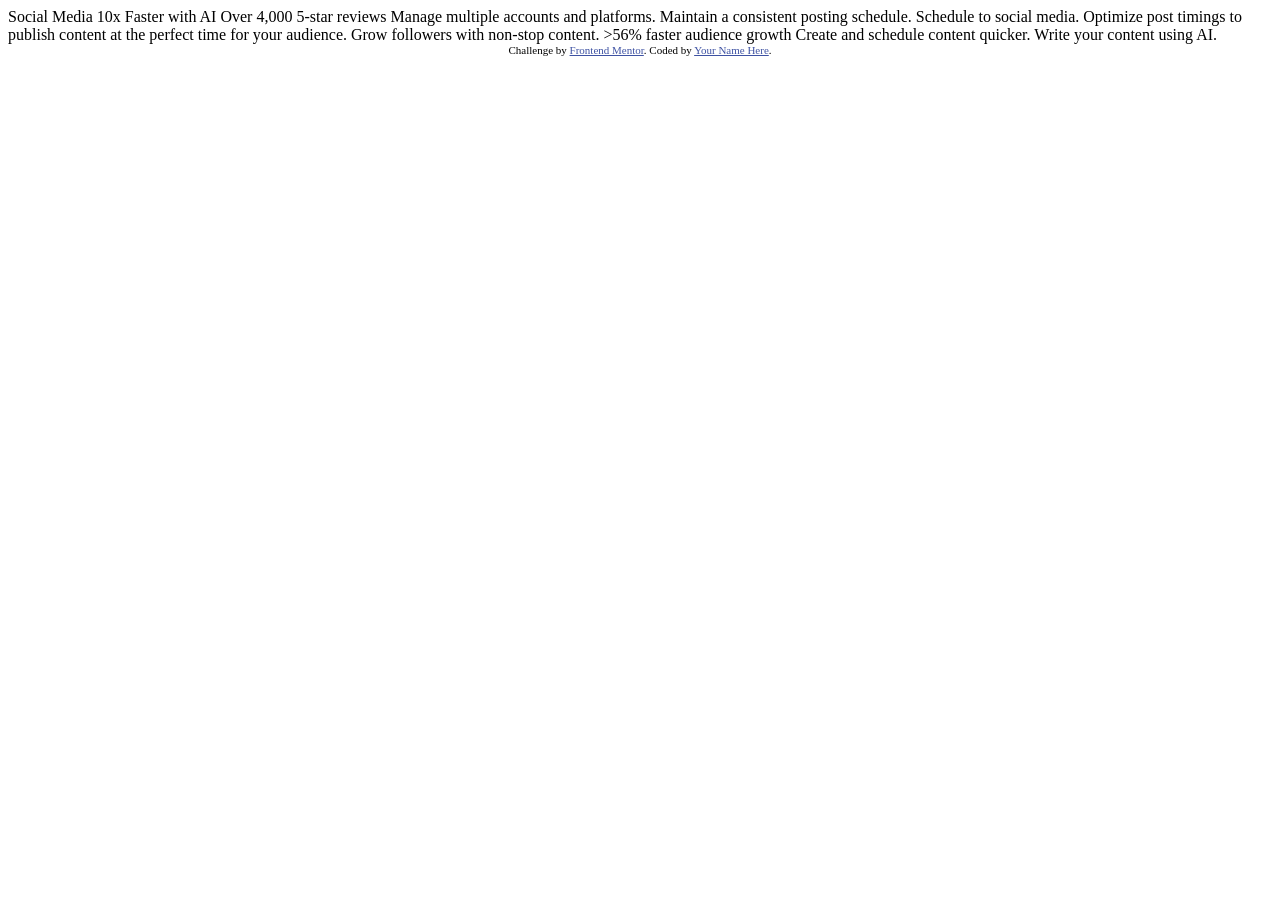
<file: bento-grid-main/index.html>
<!DOCTYPE html>
<html lang="en">
<head>
  <meta charset="UTF-8">
  <meta name="viewport" content="width=device-width, initial-scale=1.0"> <!-- displays site properly based on user's device -->

  <link rel="icon" type="image/png" sizes="32x32" href="./assets/images/favicon-32x32.png">
  
  <title>Frontend Mentor | Bento grid</title>

  <!-- Feel free to remove these styles or customise in your own stylesheet 👍 -->
  <style>
    .attribution { font-size: 11px; text-align: center; }
    .attribution a { color: hsl(228, 45%, 44%); }
  </style>
</head>
<body>

  Social Media 10x Faster with AI
  Over 4,000 5-star reviews

  Manage multiple accounts and platforms.

  Maintain a consistent posting schedule.

  Schedule to social media.
  Optimize post timings to publish content at the perfect time for your audience.
  
  Grow followers with non-stop content.

  >56% faster audience growth
  
  Create and schedule content quicker.

  Write your content using AI.
  
  <div class="attribution">
    Challenge by <a href="https://www.frontendmentor.io?ref=challenge">Frontend Mentor</a>. 
    Coded by <a href="#">Your Name Here</a>.
  </div>
</body>
</html>
</file>
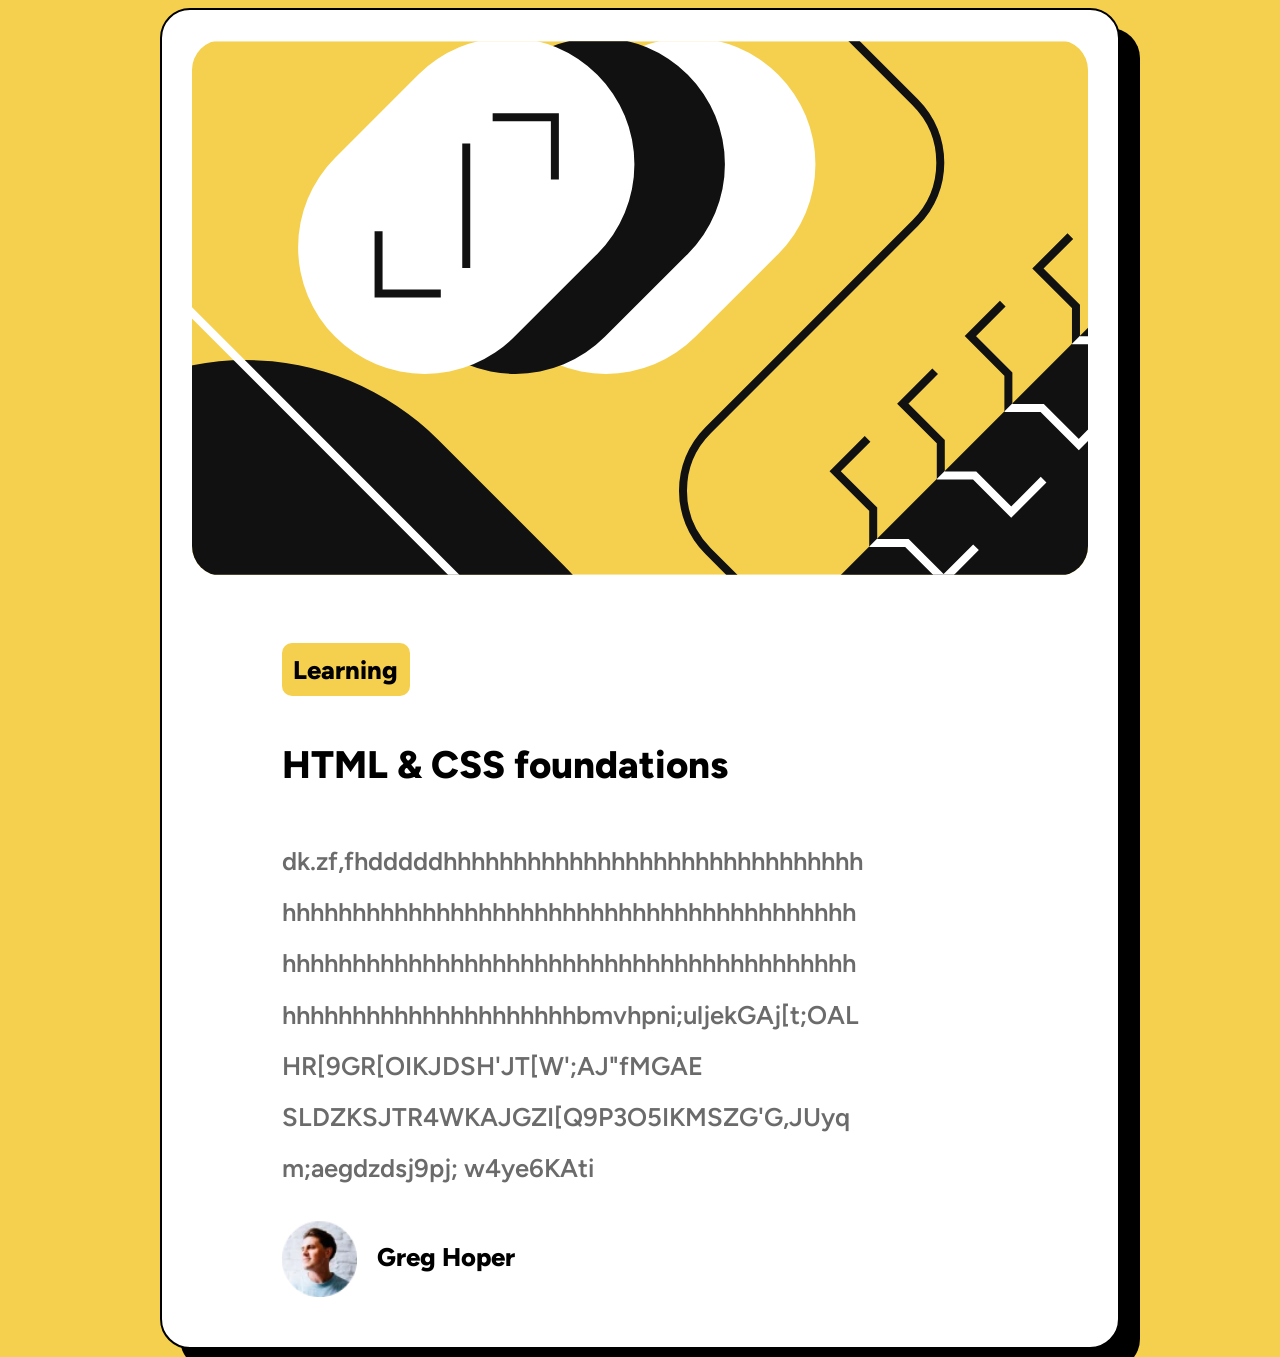
<file: blog-preview-card/index.html>
<!DOCTYPE html>
<html lang="en">
<head>
  <meta charset="UTF-8">
  <meta name="viewport" content="width=device-width, initial-scale=1.0"> <!-- displays site properly based on user's device -->

  <link rel="icon" type="image/png" sizes="32x32" href="./assets/images/favicon-32x32.png">
  <link rel = "stylesheet" href="index.css">

  <title>Frontend Mentor | Blog preview card</title>

  <!-- Feel free to remove these styles or customise in your own stylesheet 👍 -->
  <style>
    .attribution { font-size: 11px; text-align: center; }
    .attribution a { color: hsl(228, 45%, 44%); }
  </style>
</head>
<body>
<img class = "content" src="images/illustration-article.svg" >
<br>
<br>
<div class="contents">
<div class = "type">Learning</div>
<h2>HTML & CSS foundations</h2>
<p>

dk.zf,fhdddddhhhhhhhhhhhhhhhhhhhhhhhhhhhhhhhhhhhhhhhhhhhhhhhhhhhhhhhhhhhhhhhhhhhhhhhhhhhhhhhhhhhhhhhhhhhhhhhhhhhhhhhhhhhhhhhhhhhhhhhhhhhhhhhhhhhhhbmvhpni;uljekGAj[t;OALHR[9GR[OIKJDSH'JT[W';AJ"fMGAE SLDZKSJTR4WKAJGZI[Q9P3O5IKMSZG'G,JUyqm;aegdzdsj9pj; w4ye6KAti


</p>

<div class="info">
<img class= "person" src="images/image-avatar.webp"><span>Greg Hoper</span>
</div>

  </div>
</body>
</html>
</file>
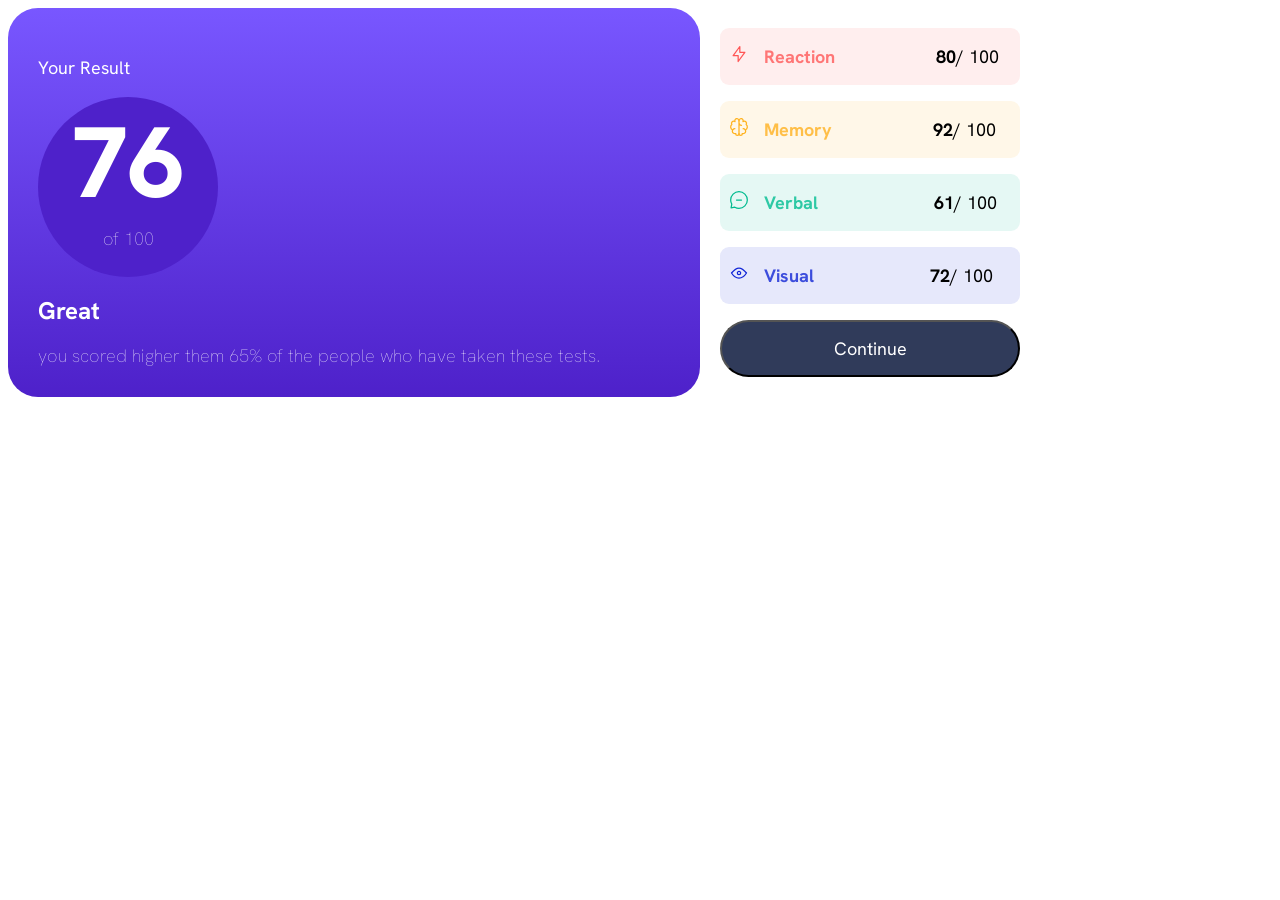
<file: results-summary-component/index.html>
<!DOCTYPE html>
<html lang="en">
<head>
<title>Resaults summary Component</title>
  <link rel ="icon" type="image/x-icon" href ="/assets/images/favicon-32x32.png">
  <link rel = "stylesheet" href = "Style.css">
</head>
<body>

<div class="screen">
<div class="first">
<p>Your Result</p>
  <div class= "score">
    <div class = "main">76</div>
    <div class = "content">of 100</div>
  </div>
  <p ><strong class="overview">Great</strong></p>
 <div class="content"> you scored higher them 65% of the people who have taken these tests.</div>
</div>
<div class = "second" >
  <div class="Reaction" > <div class = "txtr" > <img   src ="assets/images/icon-reaction.svg" ></div> <span class = "txtr">  Reaction</span> <div class = "resault1"> <span class = "num">80 </span>/ 100</div> </div>
  <div class ="Memory"><div class = "txtm" > <img  src ="assets/images/icon-memory.svg" ></div><span  class = "txtm">Memory</span> <div class = "resault1"><span class = "num">92 </span>/ 100</div></div>
  <div class = "Verbal"><div class = "txtve"> <img  src ="assets/images/icon-verbal.svg" > </div><span  class = "txtve">Verbal</span><div class = "resault" > <span class = "num" >61 </span>/ 100</div></div>
  <div class = "Visual"><div class = "txtvi" > <img  src ="assets/images/icon-visual.svg" ></div><span  class = "txtvi" >Visual</span><div class = "resault"> <span class = "num">72 </span>/ 100</div></div>
  <button type = "button" class="continue" > Continue</button>

</div>
</div>
</body>


</html>
</file>
<file: blog-preview-card/index.css>
html{
    background-color:hsl(47, 88%, 63%) ;
    scroll-behavior:smooth ;

}
@font-face {
    src:url("fonts/Figtree-SemiBold.ttf");
    font-family:"Figtree" ;
    font-weight: 500;
}@font-face {
    src:url("fonts/Figtree-ExtraBold.ttf");
    font-family:"Figtree" ;
    font-weight: 800;

}
body{
    background-color:  hsl(0, 0%, 100%);
    width: 70%;
    height: auto;
    scroll-behavior:smooth ;
    margin-left: auto;
    margin-right: auto;
    font-size: 2vw;
border-radius: 30px;
    padding: 30px;
    padding-bottom: 50px;
font-family: Figtree;
    box-shadow: 20px 20px ;
    line-height: 2;
    border: black 2px solid;

}
.content{
    width: 100%;
    border-radius: inherit ;
}
span{
    float: none;
    margin-left: 10px;
    text-align: center;
    padding-top: 12px;
font-weight: bolder;
    padding-right: 20px;
}
.person{
width: 13%;
}
.info{
    display: flex;
    column-gap: 10px;
}
h2{
    font-family: Figtree;
    font-weight: 800;
}
h2:hover{
color :hsl(47, 88%, 63%) ;

}
.type{
    display:inline;
    padding: 2%;
    border-radius: 10px ;
    background-color: hsl(47, 88%, 63%);
    font-family: Figtree;
    font-weight: 800;
}
p{
    color:hsl(0, 0%, 42%) ;
max-width: 43ch;
    word-wrap: break-word;
}
.contents{
    padding-left: 10%;
    padding-right: 25%;


}
</file>
<file: results-summary-component/Style.css>
.first{
    background: linear-gradient( hsl(252, 100%, 67%) ,hsla(256, 72%, 46%, 1));
    justify-items: center;
    color: white;
    width: 50%;
    border-radius: 30px;
    padding: 30px;
}
body{
   justify-items: center;
}
.second{
    display: grid;
    grid-template-rows: repeat(5,1fr);
    padding: 20px;
    width: 300px;
    /*background-color: red;*/
    text-align: center;
    grid-row-gap: 16px;


}
.screen{
    display: flex;
    flex-wrap: wrap;
}
.score {


    background-color: hsla(256, 72%, 46%, 1);
    text-align: center;
    border-radius: 50%;
    width: 180px;
    height: 180px;


}
.main{


    text-align: center;
    font-size: 100px;
    font-weight: 900;

}
.overview{
    text-align: center;
    font-size: x-large;
}
.content{

    font-weight: lighter;
}

@font-face {
    font-family:  Hanken Grotesk;

    src: url("assets/fonts/HankenGrotesk-VariableFont_wght.ttf")
}
@font-face {
    font-family:  "Hanken Grotesk";
    font-weight: 500;
    src: url("assets/fonts/static/HankenGrotesk-Medium.ttf")
}
@font-face {
    font-family:  Hanken Grotesk;
     font-weight: 700;
    src: url("assets/fonts/static/HankenGrotesk-Bold.ttf")
}
@font-face {
    font-family:  Hanken Grotesk;
    font-weight: 800;
    src: url("assets/fonts/static/HankenGrotesk-ExtraBold.ttf")
}
*{
    font-family: "Hanken Grotesk";
    font-size: 18px;
}
.continue{
    background-color:hsl(224, 30%, 27%) ;
    color: white ;
    border-radius: 50px;
    padding-top: 4%;
    padding-bottom: 4%;
}
.Reaction{
    background-color: hsla(0, 100%, 67%,0.1);
    border-radius: 9px;
    display: inline-grid;
    grid-template-rows: auto;
    grid-column-gap: 5%;
    grid-template-columns: repeat(10,auto);
    padding: 3%;
    align-items: center;

    padding-right: 0px;


}
.txtr{
    color : hsla(0, 100%, 67%,0.8);

}

.Memory{
    background-color:hsla(39, 100%, 56%,0.1) ;

    border-radius: 9px;
    display: inline-grid;
    align-items: center;

    grid-template-rows: auto;
    grid-column-gap: 5%;
    grid-template-columns: repeat(10,auto);
    padding: 3%;
    padding-right: 0px;

}
.txtm{
    color:hsla(39, 100%, 56%,0.8) ;

}
.Verbal{
    background-color:hsla(166, 100%, 37%,0.1) ;

    border-radius: 9px;
    align-items: center;

    display: inline-grid;
    grid-template-rows: auto;
    grid-column-gap: 5%;
    grid-template-columns: repeat(10,auto);
    padding: 3%;
    padding-right: 0px;
}
.txtve{
    color:hsla(166, 100%, 37%,0.8) ;

}
.Visual{
    background-color:hsl(234, 85%, 45%,0.1 ) ;
     align-items: center;
    border-radius: 9px;
    display: inline-grid;
    grid-template-rows: auto;
    grid-column-gap: 5%;
    grid-template-columns: repeat(10,auto);
    padding: 3%;
    padding-right: 0px;

}
.txtvi{
    color:hsla(234, 85%, 45%,0.8) ;

}
.txtr,.txtm,.txtve,.txtvi{
    font-weight: 700;

}
.num{
    font-weight: 700;

}
.resault{
    width: 120px;
    grid-column-start: 10 ;
   display: flex;

}.resault1{
    width: 120px;
    grid-column-start: 9 ;
   display: flex;

}
</file>
